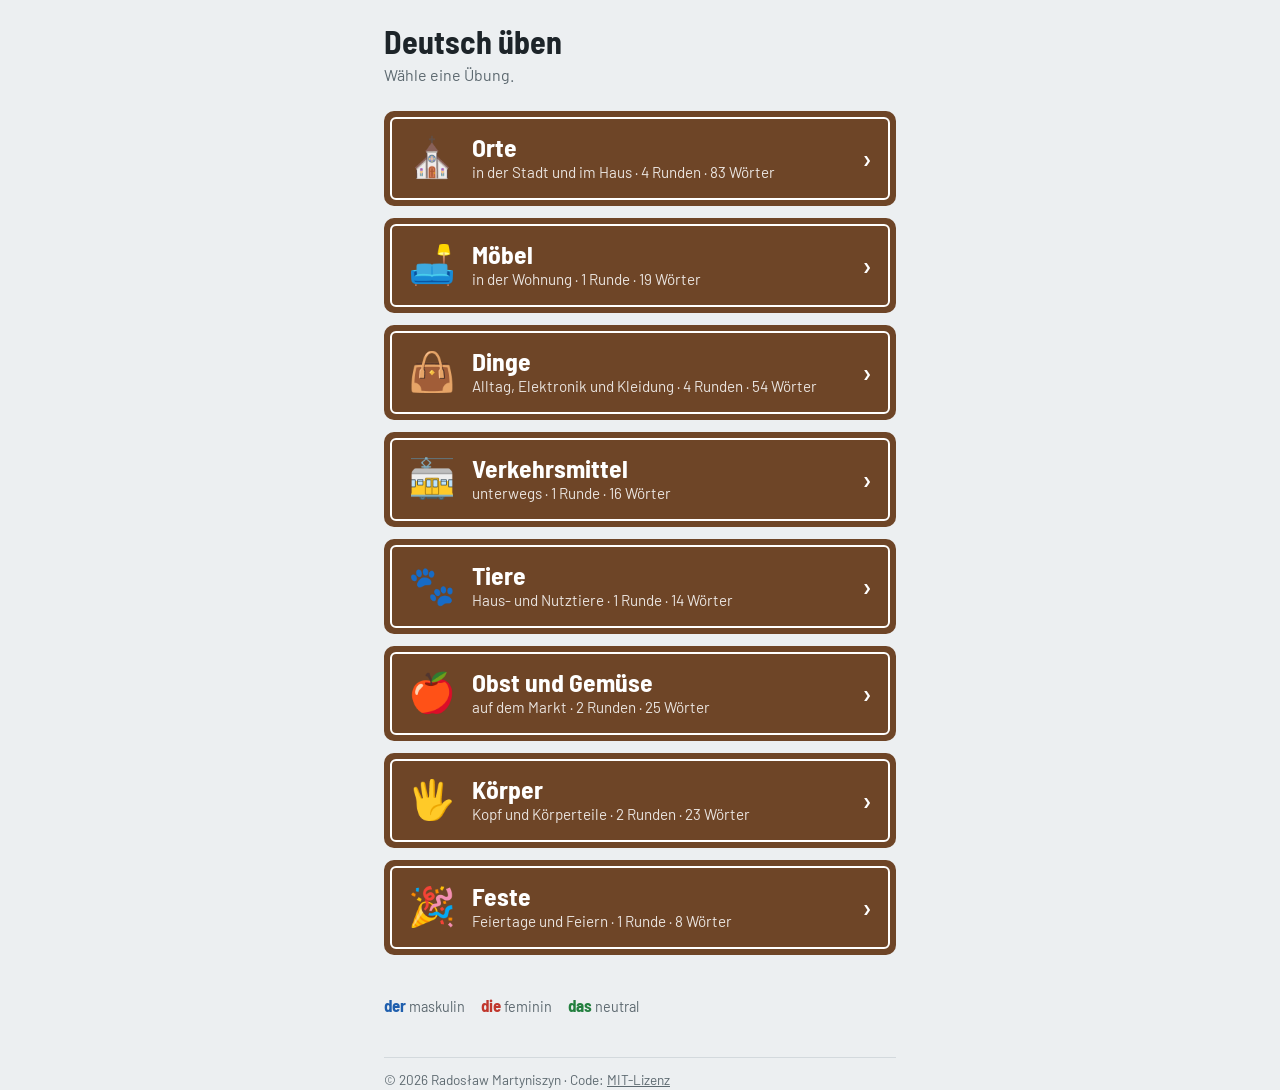
<file: index.html>
<!doctype html>
<html lang="de">
<head>
<meta charset="utf-8">
<meta name="viewport" content="width=device-width, initial-scale=1">
<title>Deutsch üben</title>
<link rel="stylesheet" href="css/fonts.css">
<link rel="stylesheet" href="css/base.css">
<link rel="stylesheet" href="css/index.css">
</head>
<body>
<main class="app">
  <header>
    <h1>Deutsch üben</h1>
    <p class="lead">Wähle eine Übung.</p>
  </header>

  <ul class="exercises" id="exercises"></ul>

  <p class="legend">
    <span><b class="der">der</b> maskulin</span>
    <span><b class="die">die</b> feminin</span>
    <span><b class="das">das</b> neutral</span>
  </p>

  <footer class="site-footer">
    © 2026 Radosław Martyniszyn · Code: <a href="LICENSE">MIT-Lizenz</a>
  </footer>
</main>

<script src="js/orte.js"></script>
<script src="js/moebel.js"></script>
<script src="js/dinge.js"></script>
<script src="js/verkehrsmittel.js"></script>
<script src="js/tiere.js"></script>
<script src="js/obst.js"></script>
<script src="js/koerper.js"></script>
<script src="js/feste.js"></script>
<script src="js/index.js"></script>
</body>
</html>
</file>
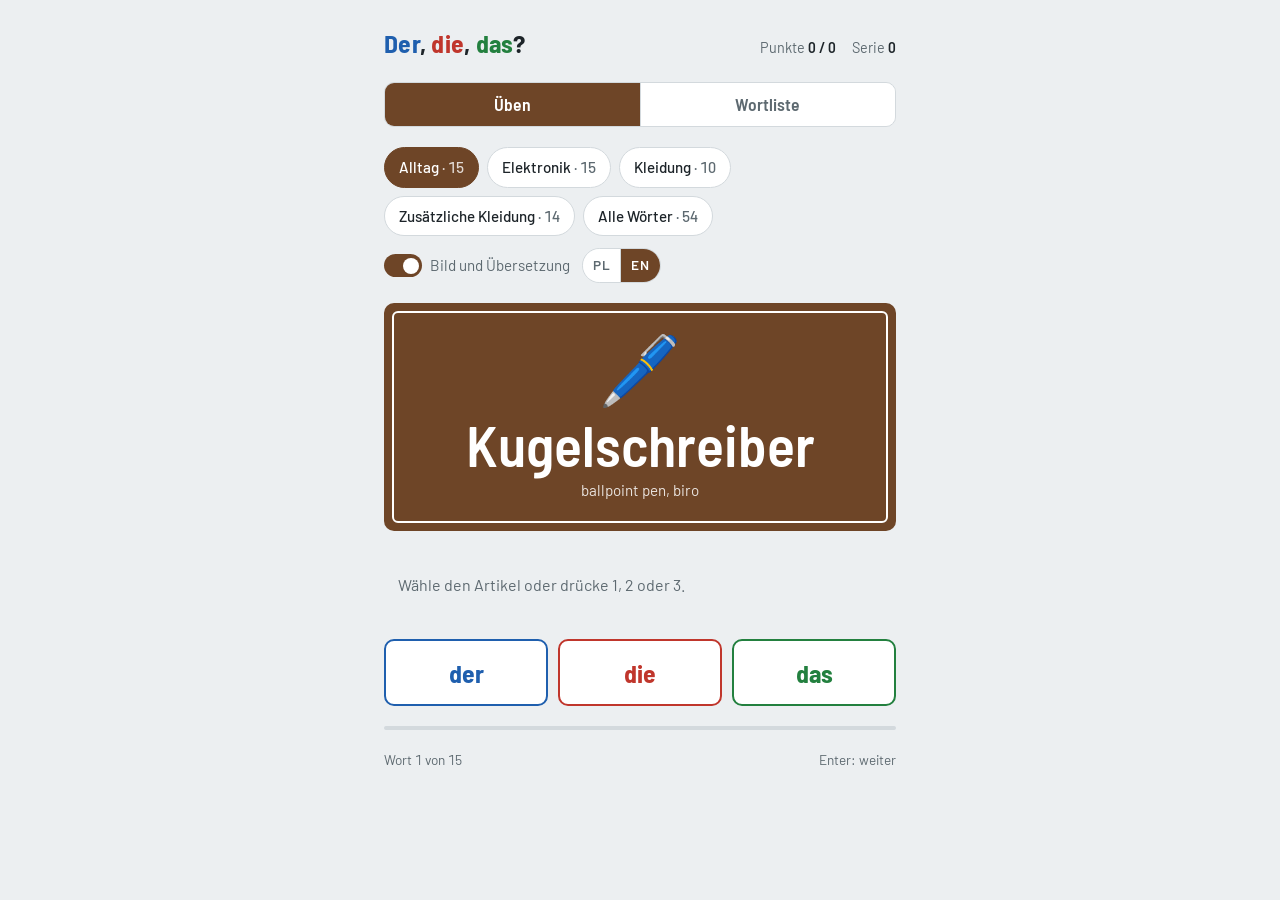
<file: dinge_der_die_das.html>
<!doctype html>
<html lang="de">
<head>
<meta charset="utf-8">
<meta name="viewport" content="width=device-width, initial-scale=1">
<title>Dinge: der, die, das?</title>
<link rel="stylesheet" href="css/fonts.css">
<link rel="stylesheet" href="css/base.css">
<link rel="stylesheet" href="css/quiz.css">
</head>
<body>

<main class="app" data-quiz="dinge">
  <header>
    <h1><span class="der">Der</span>, <span class="die">die</span>, <span class="das">das</span>?</h1>
    <div class="stats" aria-live="polite">
      <span>Punkte <b id="score">0 / 0</b></span>
      <span>Serie <b id="streak">0</b></span>
    </div>
  </header>

  <nav class="views" aria-label="Ansicht">
    <button type="button" id="view-quiz" data-view="quiz" aria-pressed="true">Üben</button>
    <button type="button" id="view-list" data-view="list" aria-pressed="false">Wortliste</button>
  </nav>

  <div class="toolbar">
    <nav class="sets" id="sets" aria-label="Runde wählen"></nav>
    <div class="options">
      <label class="toggle" for="hints">
        <input type="checkbox" id="hints" role="switch" checked>
        Bild und Übersetzung
      </label>
      <div class="langs" id="langs" role="group" aria-label="Sprache der Übersetzung">
        <button type="button" id="lang-pl" data-lang="pl">PL</button>
        <button type="button" id="lang-en" data-lang="en">EN</button>
      </div>
    </div>
  </div>

  <div id="practice">
  <section id="quiz">
    <div class="quiz-body">
      <div class="sign">
        <div class="sign-inner">
          <div class="pic" id="pic" aria-hidden="true"></div>
          <div class="noun" id="noun" lang="de"></div>
          <div class="gloss" id="gloss"></div>
        </div>
      </div>

      <div class="feedback" id="feedback" aria-live="polite">
        <span class="hint">Wähle den Artikel<span class="kbd-only"> oder drücke 1, 2 oder 3</span>.</span>
      </div>

      <div class="answers" id="answers">
        <button type="button" id="btn-der" data-a="der">der</button>
        <button type="button" id="btn-die" data-a="die">die</button>
        <button type="button" id="btn-das" data-a="das">das</button>
      </div>
    </div>
  </section>

  <section class="summary" id="summary" hidden>
    <h2 id="summary-title">Ende</h2>
    <div id="summary-body"></div>
    <div><button type="button" class="btn" id="btn-restart">Noch einmal</button></div>
  </section>

  <div class="progress" aria-hidden="true"><span id="bar"></span></div>
  <footer>
    <span id="round-info"></span>
    <span class="kbd-only">Enter: weiter</span>
  </footer>
  </div>

  <section class="wordlist" id="wordlist" hidden>
    <h2 id="wordlist-title"></h2>
    <div class="groups" id="words"></div>
  </section>
</main>

<script src="js/dinge.js"></script>
<script src="js/quiz.js"></script>
</body>
</html>
</file>
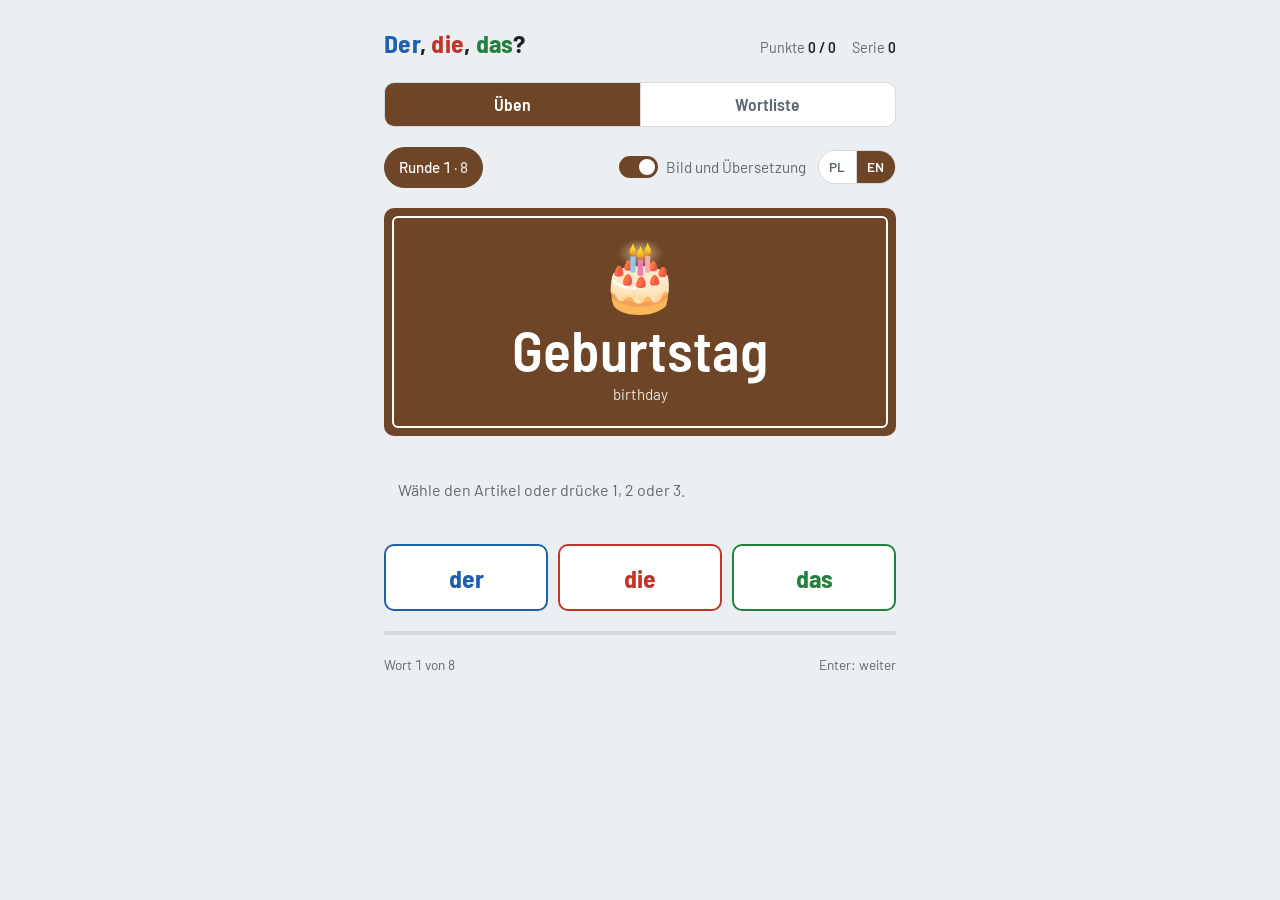
<file: feste_der_die_das.html>
<!doctype html>
<html lang="de">
<head>
<meta charset="utf-8">
<meta name="viewport" content="width=device-width, initial-scale=1">
<title>Feste: der, die, das?</title>
<link rel="stylesheet" href="css/fonts.css">
<link rel="stylesheet" href="css/base.css">
<link rel="stylesheet" href="css/quiz.css">
</head>
<body>

<main class="app" data-quiz="feste">
  <header>
    <h1><span class="der">Der</span>, <span class="die">die</span>, <span class="das">das</span>?</h1>
    <div class="stats" aria-live="polite">
      <span>Punkte <b id="score">0 / 0</b></span>
      <span>Serie <b id="streak">0</b></span>
    </div>
  </header>

  <nav class="views" aria-label="Ansicht">
    <button type="button" id="view-quiz" data-view="quiz" aria-pressed="true">Üben</button>
    <button type="button" id="view-list" data-view="list" aria-pressed="false">Wortliste</button>
  </nav>

  <div class="toolbar">
    <nav class="sets" id="sets" aria-label="Runde wählen"></nav>
    <div class="options">
      <label class="toggle" for="hints">
        <input type="checkbox" id="hints" role="switch" checked>
        Bild und Übersetzung
      </label>
      <div class="langs" id="langs" role="group" aria-label="Sprache der Übersetzung">
        <button type="button" id="lang-pl" data-lang="pl">PL</button>
        <button type="button" id="lang-en" data-lang="en">EN</button>
      </div>
    </div>
  </div>

  <div id="practice">
  <section id="quiz">
    <div class="quiz-body">
      <div class="sign">
        <div class="sign-inner">
          <div class="pic" id="pic" aria-hidden="true"></div>
          <div class="noun" id="noun" lang="de"></div>
          <div class="gloss" id="gloss"></div>
        </div>
      </div>

      <div class="feedback" id="feedback" aria-live="polite">
        <span class="hint">Wähle den Artikel<span class="kbd-only"> oder drücke 1, 2 oder 3</span>.</span>
      </div>

      <div class="answers" id="answers">
        <button type="button" id="btn-der" data-a="der">der</button>
        <button type="button" id="btn-die" data-a="die">die</button>
        <button type="button" id="btn-das" data-a="das">das</button>
      </div>
    </div>
  </section>

  <section class="summary" id="summary" hidden>
    <h2 id="summary-title">Ende</h2>
    <div id="summary-body"></div>
    <div><button type="button" class="btn" id="btn-restart">Noch einmal</button></div>
  </section>

  <div class="progress" aria-hidden="true"><span id="bar"></span></div>
  <footer>
    <span id="round-info"></span>
    <span class="kbd-only">Enter: weiter</span>
  </footer>
  </div>

  <section class="wordlist" id="wordlist" hidden>
    <h2 id="wordlist-title"></h2>
    <div class="groups" id="words"></div>
  </section>
</main>

<script src="js/feste.js"></script>
<script src="js/quiz.js"></script>
</body>
</html>
</file>
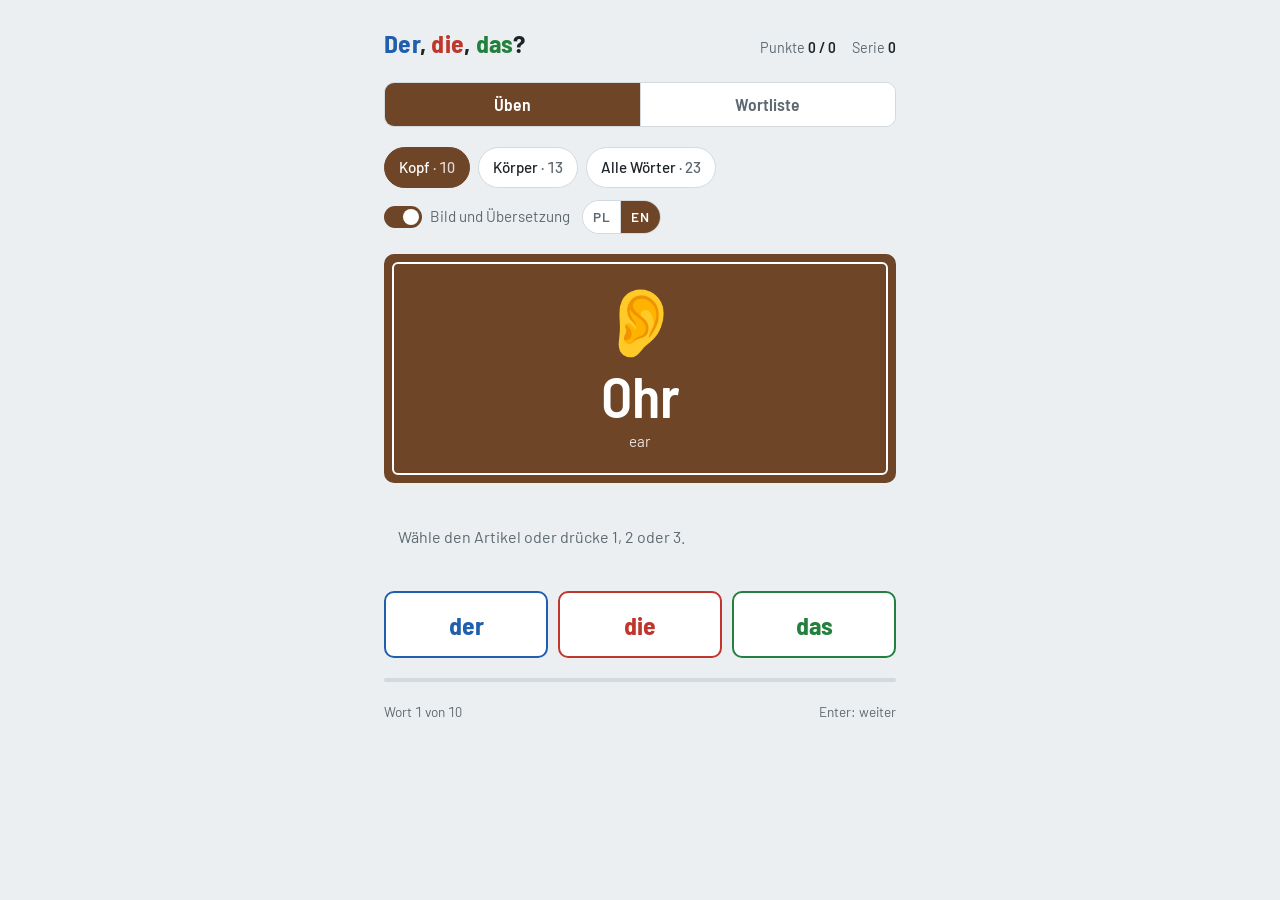
<file: koerper_der_die_das.html>
<!doctype html>
<html lang="de">
<head>
<meta charset="utf-8">
<meta name="viewport" content="width=device-width, initial-scale=1">
<title>Körper: der, die, das?</title>
<link rel="stylesheet" href="css/fonts.css">
<link rel="stylesheet" href="css/base.css">
<link rel="stylesheet" href="css/quiz.css">
</head>
<body>

<main class="app" data-quiz="koerper">
  <header>
    <h1><span class="der">Der</span>, <span class="die">die</span>, <span class="das">das</span>?</h1>
    <div class="stats" aria-live="polite">
      <span>Punkte <b id="score">0 / 0</b></span>
      <span>Serie <b id="streak">0</b></span>
    </div>
  </header>

  <nav class="views" aria-label="Ansicht">
    <button type="button" id="view-quiz" data-view="quiz" aria-pressed="true">Üben</button>
    <button type="button" id="view-list" data-view="list" aria-pressed="false">Wortliste</button>
  </nav>

  <div class="toolbar">
    <nav class="sets" id="sets" aria-label="Runde wählen"></nav>
    <div class="options">
      <label class="toggle" for="hints">
        <input type="checkbox" id="hints" role="switch" checked>
        Bild und Übersetzung
      </label>
      <div class="langs" id="langs" role="group" aria-label="Sprache der Übersetzung">
        <button type="button" id="lang-pl" data-lang="pl">PL</button>
        <button type="button" id="lang-en" data-lang="en">EN</button>
      </div>
    </div>
  </div>

  <div id="practice">
  <section id="quiz">
    <div class="quiz-body">
      <div class="sign">
        <div class="sign-inner">
          <div class="pic" id="pic" aria-hidden="true"></div>
          <div class="noun" id="noun" lang="de"></div>
          <div class="gloss" id="gloss"></div>
        </div>
      </div>

      <div class="feedback" id="feedback" aria-live="polite">
        <span class="hint">Wähle den Artikel<span class="kbd-only"> oder drücke 1, 2 oder 3</span>.</span>
      </div>

      <div class="answers" id="answers">
        <button type="button" id="btn-der" data-a="der">der</button>
        <button type="button" id="btn-die" data-a="die">die</button>
        <button type="button" id="btn-das" data-a="das">das</button>
      </div>
    </div>
  </section>

  <section class="summary" id="summary" hidden>
    <h2 id="summary-title">Ende</h2>
    <div id="summary-body"></div>
    <div><button type="button" class="btn" id="btn-restart">Noch einmal</button></div>
  </section>

  <div class="progress" aria-hidden="true"><span id="bar"></span></div>
  <footer>
    <span id="round-info"></span>
    <span class="kbd-only">Enter: weiter</span>
  </footer>
  </div>

  <section class="wordlist" id="wordlist" hidden>
    <h2 id="wordlist-title"></h2>
    <div class="groups" id="words"></div>
  </section>
</main>

<script src="js/koerper.js"></script>
<script src="js/quiz.js"></script>
</body>
</html>
</file>
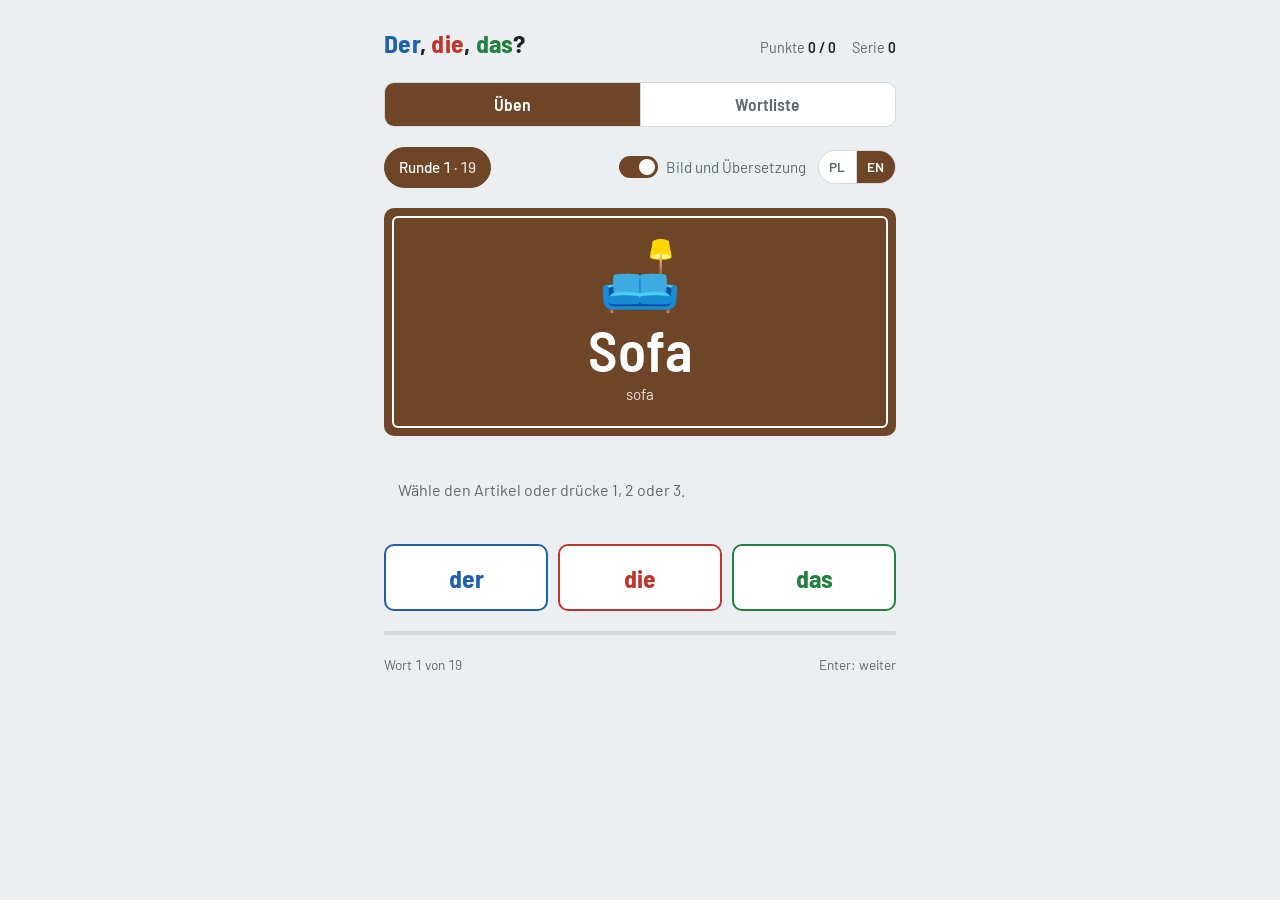
<file: mobel_der_die_das.html>
<!doctype html>
<html lang="de">
<head>
<meta charset="utf-8">
<meta name="viewport" content="width=device-width, initial-scale=1">
<title>Möbel: der, die, das?</title>
<link rel="stylesheet" href="css/fonts.css">
<link rel="stylesheet" href="css/base.css">
<link rel="stylesheet" href="css/quiz.css">
</head>
<body>

<main class="app" data-quiz="moebel">
  <header>
    <h1><span class="der">Der</span>, <span class="die">die</span>, <span class="das">das</span>?</h1>
    <div class="stats" aria-live="polite">
      <span>Punkte <b id="score">0 / 0</b></span>
      <span>Serie <b id="streak">0</b></span>
    </div>
  </header>

  <nav class="views" aria-label="Ansicht">
    <button type="button" id="view-quiz" data-view="quiz" aria-pressed="true">Üben</button>
    <button type="button" id="view-list" data-view="list" aria-pressed="false">Wortliste</button>
  </nav>

  <div class="toolbar">
    <nav class="sets" id="sets" aria-label="Runde wählen"></nav>
    <div class="options">
      <label class="toggle" for="hints">
        <input type="checkbox" id="hints" role="switch" checked>
        Bild und Übersetzung
      </label>
      <div class="langs" id="langs" role="group" aria-label="Sprache der Übersetzung">
        <button type="button" id="lang-pl" data-lang="pl">PL</button>
        <button type="button" id="lang-en" data-lang="en">EN</button>
      </div>
    </div>
  </div>

  <div id="practice">
  <section id="quiz">
    <div class="quiz-body">
      <div class="sign">
        <div class="sign-inner">
          <div class="pic" id="pic" aria-hidden="true"></div>
          <div class="noun" id="noun" lang="de"></div>
          <div class="gloss" id="gloss"></div>
        </div>
      </div>

      <div class="feedback" id="feedback" aria-live="polite">
        <span class="hint">Wähle den Artikel<span class="kbd-only"> oder drücke 1, 2 oder 3</span>.</span>
      </div>

      <div class="answers" id="answers">
        <button type="button" id="btn-der" data-a="der">der</button>
        <button type="button" id="btn-die" data-a="die">die</button>
        <button type="button" id="btn-das" data-a="das">das</button>
      </div>
    </div>
  </section>

  <section class="summary" id="summary" hidden>
    <h2 id="summary-title">Ende</h2>
    <div id="summary-body"></div>
    <div><button type="button" class="btn" id="btn-restart">Noch einmal</button></div>
  </section>

  <div class="progress" aria-hidden="true"><span id="bar"></span></div>
  <footer>
    <span id="round-info"></span>
    <span class="kbd-only">Enter: weiter</span>
  </footer>
  </div>

  <section class="wordlist" id="wordlist" hidden>
    <h2 id="wordlist-title"></h2>
    <div class="groups" id="words"></div>
  </section>
</main>

<script src="js/moebel.js"></script>
<script src="js/quiz.js"></script>
</body>
</html>
</file>
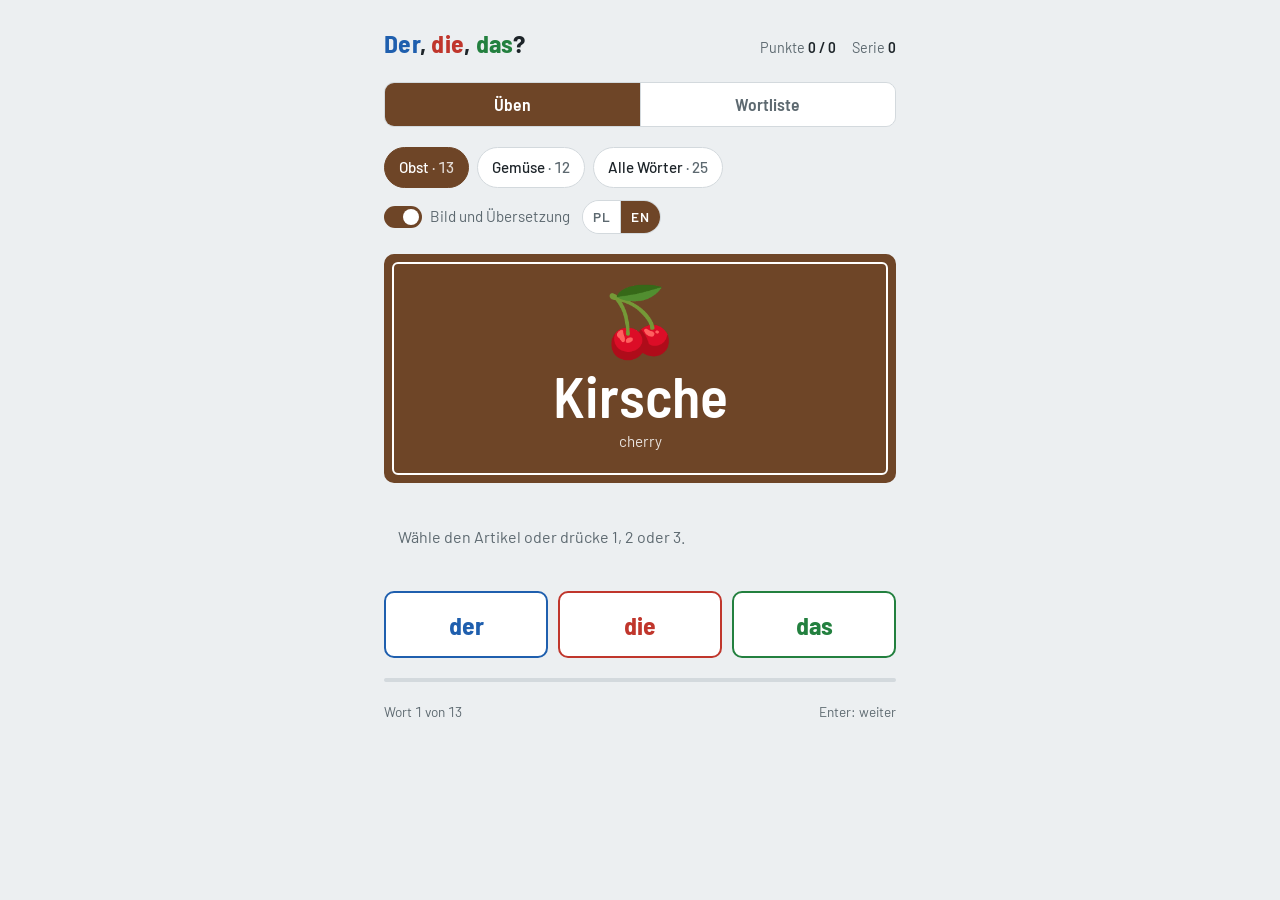
<file: obst_gemuese_der_die_das.html>
<!doctype html>
<html lang="de">
<head>
<meta charset="utf-8">
<meta name="viewport" content="width=device-width, initial-scale=1">
<title>Obst und Gemüse: der, die, das?</title>
<link rel="stylesheet" href="css/fonts.css">
<link rel="stylesheet" href="css/base.css">
<link rel="stylesheet" href="css/quiz.css">
</head>
<body>

<main class="app" data-quiz="obst">
  <header>
    <h1><span class="der">Der</span>, <span class="die">die</span>, <span class="das">das</span>?</h1>
    <div class="stats" aria-live="polite">
      <span>Punkte <b id="score">0 / 0</b></span>
      <span>Serie <b id="streak">0</b></span>
    </div>
  </header>

  <nav class="views" aria-label="Ansicht">
    <button type="button" id="view-quiz" data-view="quiz" aria-pressed="true">Üben</button>
    <button type="button" id="view-list" data-view="list" aria-pressed="false">Wortliste</button>
  </nav>

  <div class="toolbar">
    <nav class="sets" id="sets" aria-label="Runde wählen"></nav>
    <div class="options">
      <label class="toggle" for="hints">
        <input type="checkbox" id="hints" role="switch" checked>
        Bild und Übersetzung
      </label>
      <div class="langs" id="langs" role="group" aria-label="Sprache der Übersetzung">
        <button type="button" id="lang-pl" data-lang="pl">PL</button>
        <button type="button" id="lang-en" data-lang="en">EN</button>
      </div>
    </div>
  </div>

  <div id="practice">
  <section id="quiz">
    <div class="quiz-body">
      <div class="sign">
        <div class="sign-inner">
          <div class="pic" id="pic" aria-hidden="true"></div>
          <div class="noun" id="noun" lang="de"></div>
          <div class="gloss" id="gloss"></div>
        </div>
      </div>

      <div class="feedback" id="feedback" aria-live="polite">
        <span class="hint">Wähle den Artikel<span class="kbd-only"> oder drücke 1, 2 oder 3</span>.</span>
      </div>

      <div class="answers" id="answers">
        <button type="button" id="btn-der" data-a="der">der</button>
        <button type="button" id="btn-die" data-a="die">die</button>
        <button type="button" id="btn-das" data-a="das">das</button>
      </div>
    </div>
  </section>

  <section class="summary" id="summary" hidden>
    <h2 id="summary-title">Ende</h2>
    <div id="summary-body"></div>
    <div><button type="button" class="btn" id="btn-restart">Noch einmal</button></div>
  </section>

  <div class="progress" aria-hidden="true"><span id="bar"></span></div>
  <footer>
    <span id="round-info"></span>
    <span class="kbd-only">Enter: weiter</span>
  </footer>
  </div>

  <section class="wordlist" id="wordlist" hidden>
    <h2 id="wordlist-title"></h2>
    <div class="groups" id="words"></div>
  </section>
</main>

<script src="js/obst.js"></script>
<script src="js/quiz.js"></script>
</body>
</html>
</file>
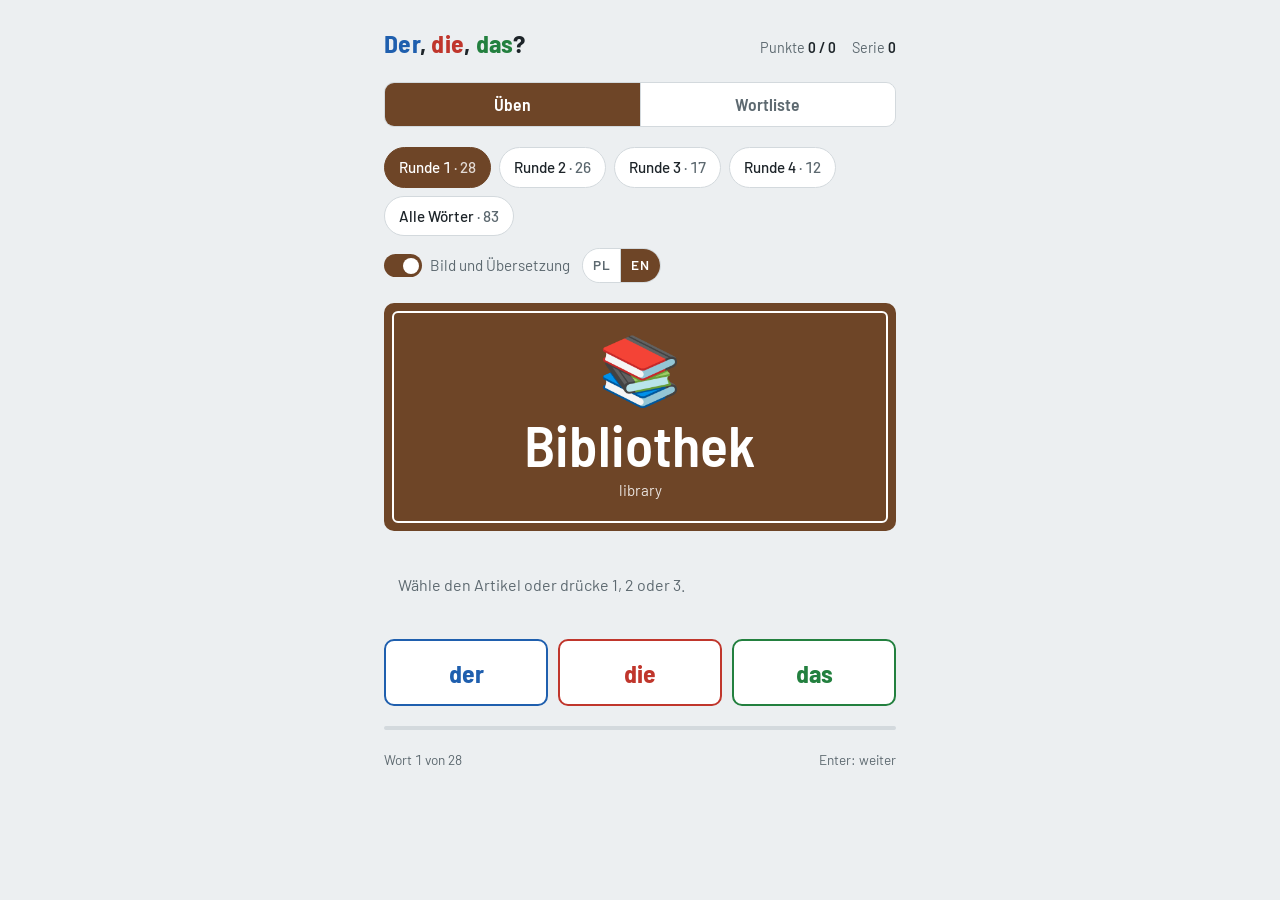
<file: orte-der-die-das.html>
<!doctype html>
<html lang="de">
<head>
<meta charset="utf-8">
<meta name="viewport" content="width=device-width, initial-scale=1">
<title>Orte: der, die, das?</title>
<link rel="stylesheet" href="css/fonts.css">
<link rel="stylesheet" href="css/base.css">
<link rel="stylesheet" href="css/quiz.css">
</head>
<body>

<main class="app" data-quiz="orte">
  <header>
    <h1><span class="der">Der</span>, <span class="die">die</span>, <span class="das">das</span>?</h1>
    <div class="stats" aria-live="polite">
      <span>Punkte <b id="score">0 / 0</b></span>
      <span>Serie <b id="streak">0</b></span>
    </div>
  </header>

  <nav class="views" aria-label="Ansicht">
    <button type="button" id="view-quiz" data-view="quiz" aria-pressed="true">Üben</button>
    <button type="button" id="view-list" data-view="list" aria-pressed="false">Wortliste</button>
  </nav>

  <div class="toolbar">
    <nav class="sets" id="sets" aria-label="Runde wählen"></nav>
    <div class="options">
      <label class="toggle" for="hints">
        <input type="checkbox" id="hints" role="switch" checked>
        Bild und Übersetzung
      </label>
      <div class="langs" id="langs" role="group" aria-label="Sprache der Übersetzung">
        <button type="button" id="lang-pl" data-lang="pl">PL</button>
        <button type="button" id="lang-en" data-lang="en">EN</button>
      </div>
    </div>
  </div>

  <div id="practice">
  <section id="quiz">
    <div class="quiz-body">
      <div class="sign">
        <div class="sign-inner">
          <div class="pic" id="pic" aria-hidden="true"></div>
          <div class="noun" id="noun" lang="de"></div>
          <div class="gloss" id="gloss"></div>
        </div>
      </div>

      <div class="feedback" id="feedback" aria-live="polite">
        <span class="hint">Wähle den Artikel<span class="kbd-only"> oder drücke 1, 2 oder 3</span>.</span>
      </div>

      <div class="answers" id="answers">
        <button type="button" id="btn-der" data-a="der">der</button>
        <button type="button" id="btn-die" data-a="die">die</button>
        <button type="button" id="btn-das" data-a="das">das</button>
      </div>
    </div>
  </section>

  <section class="summary" id="summary" hidden>
    <h2 id="summary-title">Ende</h2>
    <div id="summary-body"></div>
    <div><button type="button" class="btn" id="btn-restart">Noch einmal</button></div>
  </section>

  <div class="progress" aria-hidden="true"><span id="bar"></span></div>
  <footer>
    <span id="round-info"></span>
    <span class="kbd-only">Enter: weiter</span>
  </footer>
  </div>

  <section class="wordlist" id="wordlist" hidden>
    <h2 id="wordlist-title"></h2>
    <div class="groups" id="words"></div>
  </section>
</main>

<script src="js/orte.js"></script>
<script src="js/quiz.js"></script>
</body>
</html>
</file>
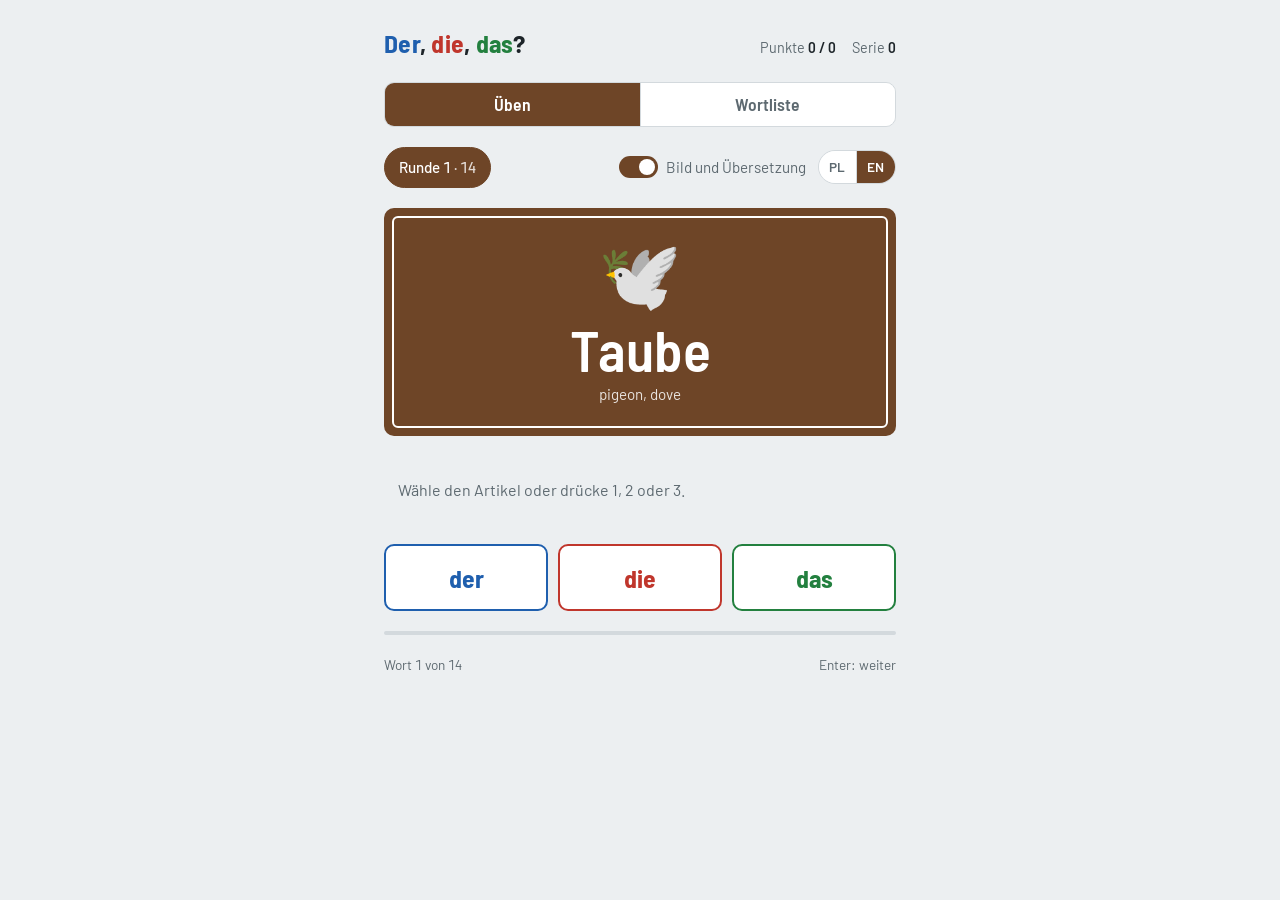
<file: tiere_der_die_das.html>
<!doctype html>
<html lang="de">
<head>
<meta charset="utf-8">
<meta name="viewport" content="width=device-width, initial-scale=1">
<title>Tiere: der, die, das?</title>
<link rel="stylesheet" href="css/fonts.css">
<link rel="stylesheet" href="css/base.css">
<link rel="stylesheet" href="css/quiz.css">
</head>
<body>

<main class="app" data-quiz="tiere">
  <header>
    <h1><span class="der">Der</span>, <span class="die">die</span>, <span class="das">das</span>?</h1>
    <div class="stats" aria-live="polite">
      <span>Punkte <b id="score">0 / 0</b></span>
      <span>Serie <b id="streak">0</b></span>
    </div>
  </header>

  <nav class="views" aria-label="Ansicht">
    <button type="button" id="view-quiz" data-view="quiz" aria-pressed="true">Üben</button>
    <button type="button" id="view-list" data-view="list" aria-pressed="false">Wortliste</button>
  </nav>

  <div class="toolbar">
    <nav class="sets" id="sets" aria-label="Runde wählen"></nav>
    <div class="options">
      <label class="toggle" for="hints">
        <input type="checkbox" id="hints" role="switch" checked>
        Bild und Übersetzung
      </label>
      <div class="langs" id="langs" role="group" aria-label="Sprache der Übersetzung">
        <button type="button" id="lang-pl" data-lang="pl">PL</button>
        <button type="button" id="lang-en" data-lang="en">EN</button>
      </div>
    </div>
  </div>

  <div id="practice">
  <section id="quiz">
    <div class="quiz-body">
      <div class="sign">
        <div class="sign-inner">
          <div class="pic" id="pic" aria-hidden="true"></div>
          <div class="noun" id="noun" lang="de"></div>
          <div class="gloss" id="gloss"></div>
        </div>
      </div>

      <div class="feedback" id="feedback" aria-live="polite">
        <span class="hint">Wähle den Artikel<span class="kbd-only"> oder drücke 1, 2 oder 3</span>.</span>
      </div>

      <div class="answers" id="answers">
        <button type="button" id="btn-der" data-a="der">der</button>
        <button type="button" id="btn-die" data-a="die">die</button>
        <button type="button" id="btn-das" data-a="das">das</button>
      </div>
    </div>
  </section>

  <section class="summary" id="summary" hidden>
    <h2 id="summary-title">Ende</h2>
    <div id="summary-body"></div>
    <div><button type="button" class="btn" id="btn-restart">Noch einmal</button></div>
  </section>

  <div class="progress" aria-hidden="true"><span id="bar"></span></div>
  <footer>
    <span id="round-info"></span>
    <span class="kbd-only">Enter: weiter</span>
  </footer>
  </div>

  <section class="wordlist" id="wordlist" hidden>
    <h2 id="wordlist-title"></h2>
    <div class="groups" id="words"></div>
  </section>
</main>

<script src="js/tiere.js"></script>
<script src="js/quiz.js"></script>
</body>
</html>
</file>
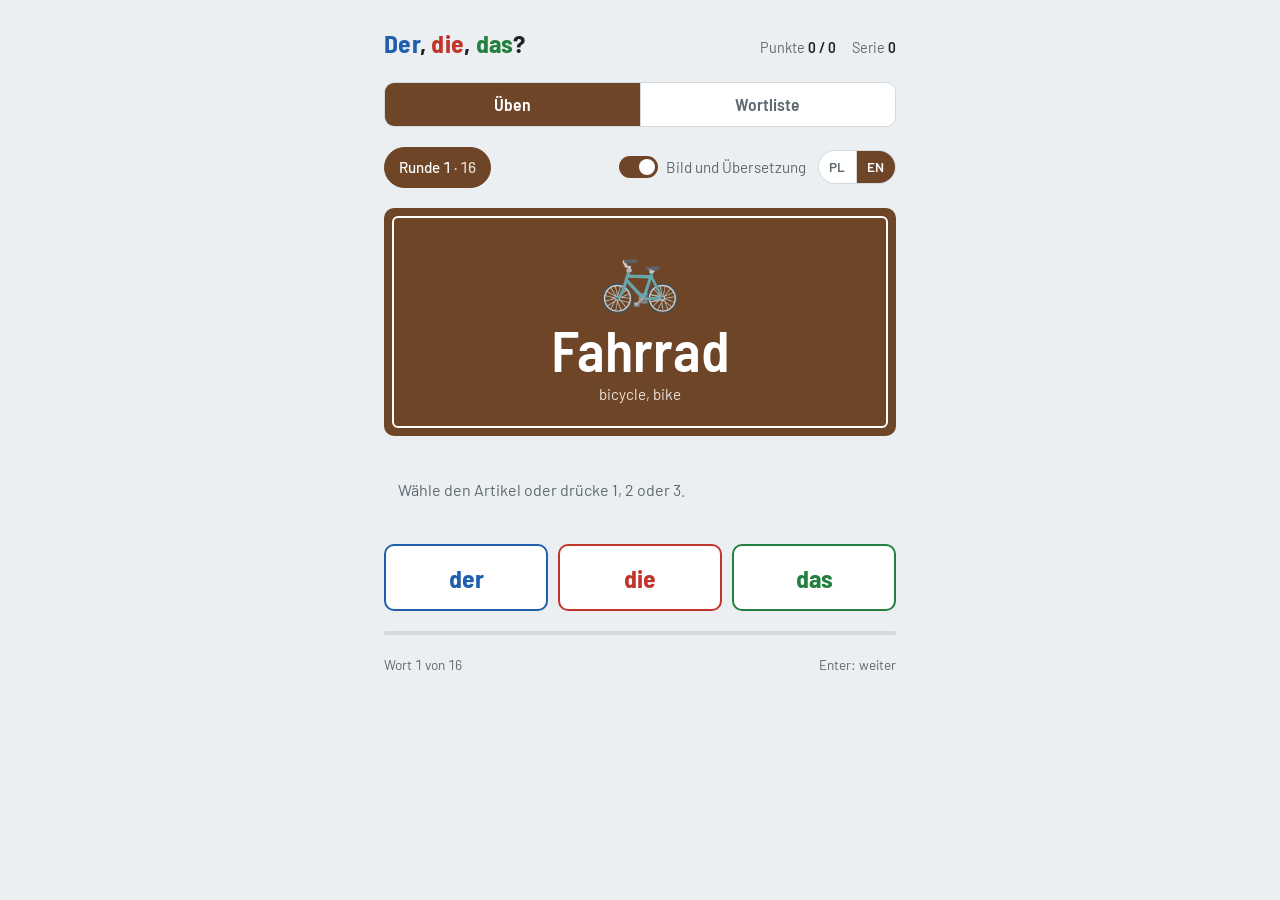
<file: verkehrsmittel_der_die_das.html>
<!doctype html>
<html lang="de">
<head>
<meta charset="utf-8">
<meta name="viewport" content="width=device-width, initial-scale=1">
<title>Verkehrsmittel: der, die, das?</title>
<link rel="stylesheet" href="css/fonts.css">
<link rel="stylesheet" href="css/base.css">
<link rel="stylesheet" href="css/quiz.css">
</head>
<body>

<main class="app" data-quiz="verkehrsmittel">
  <header>
    <h1><span class="der">Der</span>, <span class="die">die</span>, <span class="das">das</span>?</h1>
    <div class="stats" aria-live="polite">
      <span>Punkte <b id="score">0 / 0</b></span>
      <span>Serie <b id="streak">0</b></span>
    </div>
  </header>

  <nav class="views" aria-label="Ansicht">
    <button type="button" id="view-quiz" data-view="quiz" aria-pressed="true">Üben</button>
    <button type="button" id="view-list" data-view="list" aria-pressed="false">Wortliste</button>
  </nav>

  <div class="toolbar">
    <nav class="sets" id="sets" aria-label="Runde wählen"></nav>
    <div class="options">
      <label class="toggle" for="hints">
        <input type="checkbox" id="hints" role="switch" checked>
        Bild und Übersetzung
      </label>
      <div class="langs" id="langs" role="group" aria-label="Sprache der Übersetzung">
        <button type="button" id="lang-pl" data-lang="pl">PL</button>
        <button type="button" id="lang-en" data-lang="en">EN</button>
      </div>
    </div>
  </div>

  <div id="practice">
  <section id="quiz">
    <div class="quiz-body">
      <div class="sign">
        <div class="sign-inner">
          <div class="pic" id="pic" aria-hidden="true"></div>
          <div class="noun" id="noun" lang="de"></div>
          <div class="gloss" id="gloss"></div>
        </div>
      </div>

      <div class="feedback" id="feedback" aria-live="polite">
        <span class="hint">Wähle den Artikel<span class="kbd-only"> oder drücke 1, 2 oder 3</span>.</span>
      </div>

      <div class="answers" id="answers">
        <button type="button" id="btn-der" data-a="der">der</button>
        <button type="button" id="btn-die" data-a="die">die</button>
        <button type="button" id="btn-das" data-a="das">das</button>
      </div>
    </div>
  </section>

  <section class="summary" id="summary" hidden>
    <h2 id="summary-title">Ende</h2>
    <div id="summary-body"></div>
    <div><button type="button" class="btn" id="btn-restart">Noch einmal</button></div>
  </section>

  <div class="progress" aria-hidden="true"><span id="bar"></span></div>
  <footer>
    <span id="round-info"></span>
    <span class="kbd-only">Enter: weiter</span>
  </footer>
  </div>

  <section class="wordlist" id="wordlist" hidden>
    <h2 id="wordlist-title"></h2>
    <div class="groups" id="words"></div>
  </section>
</main>

<script src="js/verkehrsmittel.js"></script>
<script src="js/quiz.js"></script>
</body>
</html>
</file>
<file: css/fonts.css>
/* Barlow and Barlow Semi Condensed, served from fonts/ instead of Google Fonts
   so visitors' browsers do not contact Google. Latin covers German,
   latin-ext adds Polish letters. SIL Open Font License 1.1 (fonts/OFL.txt). */

/* latin-ext */
@font-face {
  font-family: "Barlow";
  font-style: normal;
  font-weight: 400;
  font-display: swap;
  src: url("../fonts/barlow-400-latin-ext.woff2") format("woff2");
  unicode-range: U+0100-02BA, U+02BD-02C5, U+02C7-02CC, U+02CE-02D7, U+02DD-02FF, U+0304, U+0308, U+0329, U+1D00-1DBF, U+1E00-1E9F, U+1EF2-1EFF, U+2020, U+20A0-20AB, U+20AD-20C4, U+2113, U+2C60-2C7F, U+A720-A7FF;
}

/* latin */
@font-face {
  font-family: "Barlow";
  font-style: normal;
  font-weight: 400;
  font-display: swap;
  src: url("../fonts/barlow-400-latin.woff2") format("woff2");
  unicode-range: U+0000-00FF, U+0131, U+0152-0153, U+02BB-02BC, U+02C6, U+02DA, U+02DC, U+0304, U+0308, U+0329, U+2000-206F, U+20AC, U+2122, U+2191, U+2193, U+2212, U+2215, U+FEFF, U+FFFD;
}

/* latin-ext */
@font-face {
  font-family: "Barlow";
  font-style: normal;
  font-weight: 500;
  font-display: swap;
  src: url("../fonts/barlow-500-latin-ext.woff2") format("woff2");
  unicode-range: U+0100-02BA, U+02BD-02C5, U+02C7-02CC, U+02CE-02D7, U+02DD-02FF, U+0304, U+0308, U+0329, U+1D00-1DBF, U+1E00-1E9F, U+1EF2-1EFF, U+2020, U+20A0-20AB, U+20AD-20C4, U+2113, U+2C60-2C7F, U+A720-A7FF;
}

/* latin */
@font-face {
  font-family: "Barlow";
  font-style: normal;
  font-weight: 500;
  font-display: swap;
  src: url("../fonts/barlow-500-latin.woff2") format("woff2");
  unicode-range: U+0000-00FF, U+0131, U+0152-0153, U+02BB-02BC, U+02C6, U+02DA, U+02DC, U+0304, U+0308, U+0329, U+2000-206F, U+20AC, U+2122, U+2191, U+2193, U+2212, U+2215, U+FEFF, U+FFFD;
}

/* latin-ext */
@font-face {
  font-family: "Barlow";
  font-style: normal;
  font-weight: 600;
  font-display: swap;
  src: url("../fonts/barlow-600-latin-ext.woff2") format("woff2");
  unicode-range: U+0100-02BA, U+02BD-02C5, U+02C7-02CC, U+02CE-02D7, U+02DD-02FF, U+0304, U+0308, U+0329, U+1D00-1DBF, U+1E00-1E9F, U+1EF2-1EFF, U+2020, U+20A0-20AB, U+20AD-20C4, U+2113, U+2C60-2C7F, U+A720-A7FF;
}

/* latin */
@font-face {
  font-family: "Barlow";
  font-style: normal;
  font-weight: 600;
  font-display: swap;
  src: url("../fonts/barlow-600-latin.woff2") format("woff2");
  unicode-range: U+0000-00FF, U+0131, U+0152-0153, U+02BB-02BC, U+02C6, U+02DA, U+02DC, U+0304, U+0308, U+0329, U+2000-206F, U+20AC, U+2122, U+2191, U+2193, U+2212, U+2215, U+FEFF, U+FFFD;
}

/* latin-ext */
@font-face {
  font-family: "Barlow Semi Condensed";
  font-style: normal;
  font-weight: 500;
  font-display: swap;
  src: url("../fonts/barlow-semi-condensed-500-latin-ext.woff2") format("woff2");
  unicode-range: U+0100-02BA, U+02BD-02C5, U+02C7-02CC, U+02CE-02D7, U+02DD-02FF, U+0304, U+0308, U+0329, U+1D00-1DBF, U+1E00-1E9F, U+1EF2-1EFF, U+2020, U+20A0-20AB, U+20AD-20C4, U+2113, U+2C60-2C7F, U+A720-A7FF;
}

/* latin */
@font-face {
  font-family: "Barlow Semi Condensed";
  font-style: normal;
  font-weight: 500;
  font-display: swap;
  src: url("../fonts/barlow-semi-condensed-500-latin.woff2") format("woff2");
  unicode-range: U+0000-00FF, U+0131, U+0152-0153, U+02BB-02BC, U+02C6, U+02DA, U+02DC, U+0304, U+0308, U+0329, U+2000-206F, U+20AC, U+2122, U+2191, U+2193, U+2212, U+2215, U+FEFF, U+FFFD;
}

/* latin-ext */
@font-face {
  font-family: "Barlow Semi Condensed";
  font-style: normal;
  font-weight: 600;
  font-display: swap;
  src: url("../fonts/barlow-semi-condensed-600-latin-ext.woff2") format("woff2");
  unicode-range: U+0100-02BA, U+02BD-02C5, U+02C7-02CC, U+02CE-02D7, U+02DD-02FF, U+0304, U+0308, U+0329, U+1D00-1DBF, U+1E00-1E9F, U+1EF2-1EFF, U+2020, U+20A0-20AB, U+20AD-20C4, U+2113, U+2C60-2C7F, U+A720-A7FF;
}

/* latin */
@font-face {
  font-family: "Barlow Semi Condensed";
  font-style: normal;
  font-weight: 600;
  font-display: swap;
  src: url("../fonts/barlow-semi-condensed-600-latin.woff2") format("woff2");
  unicode-range: U+0000-00FF, U+0131, U+0152-0153, U+02BB-02BC, U+02C6, U+02DA, U+02DC, U+0304, U+0308, U+0329, U+2000-206F, U+20AC, U+2122, U+2191, U+2193, U+2212, U+2215, U+FEFF, U+FFFD;
}

/* latin-ext */
@font-face {
  font-family: "Barlow Semi Condensed";
  font-style: normal;
  font-weight: 700;
  font-display: swap;
  src: url("../fonts/barlow-semi-condensed-700-latin-ext.woff2") format("woff2");
  unicode-range: U+0100-02BA, U+02BD-02C5, U+02C7-02CC, U+02CE-02D7, U+02DD-02FF, U+0304, U+0308, U+0329, U+1D00-1DBF, U+1E00-1E9F, U+1EF2-1EFF, U+2020, U+20A0-20AB, U+20AD-20C4, U+2113, U+2C60-2C7F, U+A720-A7FF;
}

/* latin */
@font-face {
  font-family: "Barlow Semi Condensed";
  font-style: normal;
  font-weight: 700;
  font-display: swap;
  src: url("../fonts/barlow-semi-condensed-700-latin.woff2") format("woff2");
  unicode-range: U+0000-00FF, U+0131, U+0152-0153, U+02BB-02BC, U+02C6, U+02DA, U+02DC, U+0304, U+0308, U+0329, U+2000-206F, U+20AC, U+2122, U+2191, U+2193, U+2212, U+2215, U+FEFF, U+FFFD;
}
</file>
<file: css/base.css>
/* Shared by all pages: colours (light and dark theme), fonts,
   page layout and basic behaviour. */

:root {
  --bg: #eceff1;
  --surface: #ffffff;
  --fg: #1d2429;
  --muted: #5d6970;
  --line: #d3d9dd;
  --sign: #6e4527;
  --sign-fg: #ffffff;
  --der: #1f5fae;
  --die: #c0362c;
  --das: #23803f;
  --ok-bg: #e3f2e7;
  --bad-bg: #fbe5e3;
  --font-sign: "Barlow Semi Condensed", "Arial Narrow", "Helvetica Neue", Arial, sans-serif;
  --font-body: "Barlow", "Helvetica Neue", Arial, sans-serif;
}
@media (prefers-color-scheme: dark) {
  :root:not([data-theme="light"]) {
    --bg: #161b1f; --surface: #20272c; --fg: #e8ecee; --muted: #9aa6ad; --line: #34404a;
    --sign: #7a4d2c; --sign-fg: #fff8f0;
    --der: #6ea8f0; --die: #f07a6e; --das: #63c47f;
    --ok-bg: #1d3424; --bad-bg: #3d2220;
    color-scheme: dark;
  }
}
:root[data-theme="dark"] {
  --bg: #161b1f; --surface: #20272c; --fg: #e8ecee; --muted: #9aa6ad; --line: #34404a;
  --sign: #7a4d2c; --sign-fg: #fff8f0;
  --der: #6ea8f0; --die: #f07a6e; --das: #63c47f;
  --ok-bg: #1d3424; --bad-bg: #3d2220;
  color-scheme: dark;
}

html, body { height: 100%; }
[hidden] { display: none !important; }
body {
  margin: 0;
  background: var(--bg);
  color: var(--fg);
  font-family: var(--font-body);
  font-size: 1rem;
  line-height: 1.5;
  padding-inline: 16px;
  padding-block: 24px;
  box-sizing: border-box;
}
.app {
  max-width: 32rem;
  margin-inline: auto;
  display: flex;
  flex-direction: column;
  gap: 20px;
}

a:focus-visible,
button:focus-visible { outline: 3px solid var(--der); outline-offset: 3px; }

@media (prefers-reduced-motion: reduce) {
  * { transition: none !important; }
}
</file>
<file: css/index.css>
/* Start page */

.app { gap: 24px; }

h1 {
  font-family: var(--font-sign);
  font-weight: 700;
  font-size: 2rem;
  line-height: 1.1;
  margin: 0;
  text-wrap: balance;
}
.lead { margin: 4px 0 0; color: var(--muted); }

.exercises {
  list-style: none;
  margin: 0;
  padding: 0;
  display: flex;
  flex-direction: column;
  gap: 12px;
}

/* An exercise link looks like the brown sign on the quiz page. */
.exercise {
  display: block;
  background: var(--sign);
  color: var(--sign-fg);
  border-radius: 10px;
  padding: 6px;
  text-decoration: none;
  touch-action: manipulation;
}
.exercise-inner {
  border: 2px solid var(--sign-fg);
  border-radius: 6px;
  padding: 14px 16px;
  display: flex;
  align-items: center;
  gap: 16px;
}
.exercise .pic {
  font-family: "Apple Color Emoji", "Segoe UI Emoji", "Noto Color Emoji", sans-serif;
  font-size: 2.4rem;
  line-height: 1;
}
.exercise .text { min-width: 0; display: flex; flex-direction: column; }
.exercise .name {
  font-family: var(--font-sign);
  font-weight: 700;
  font-size: 1.6rem;
  line-height: 1.1;
}
.exercise .meta { font-size: 0.95rem; opacity: 0.85; }
.exercise .arrow {
  margin-left: auto;
  font-family: var(--font-sign);
  font-size: 1.8rem;
  line-height: 1;
}
@media (hover: hover) {
  .exercise:hover .exercise-inner { background: rgba(255, 255, 255, 0.08); }
}
.exercise:focus-visible { outline: 3px solid var(--der); outline-offset: 3px; }

.legend {
  display: flex;
  gap: 16px;
  flex-wrap: wrap;
  color: var(--muted);
  font-size: 0.9rem;
}
.legend b { font-family: var(--font-sign); font-size: 1.05rem; }
.legend .der { color: var(--der); }
.legend .die { color: var(--die); }
.legend .das { color: var(--das); }

.site-footer {
  border-top: 1px solid var(--line);
  padding-top: 12px;
  color: var(--muted);
  font-size: 0.85rem;
}
.site-footer a { color: inherit; }
</file>
<file: css/quiz.css>
/* Quiz page: the noun sits on a sign styled like a German tourist sign,
   answers use the learner colours der (blue), die (red), das (green).
   Requires css/base.css. */

header {
  display: flex;
  align-items: baseline;
  justify-content: space-between;
  gap: 12px;
  flex-wrap: wrap;
}
h1 {
  font-family: var(--font-sign);
  font-weight: 700;
  font-size: 1.6rem;
  margin: 0;
  letter-spacing: 0.01em;
}
h1 .der { color: var(--der); }
h1 .die { color: var(--die); }
h1 .das { color: var(--das); }
.stats {
  display: flex;
  gap: 16px;
  color: var(--muted);
  font-size: 0.9rem;
  font-variant-numeric: tabular-nums;
}
.stats b { color: var(--fg); font-weight: 600; }

.sets {
  display: flex;
  gap: 8px;
  flex-wrap: wrap;
}
.sets button {
  font: inherit;
  font-weight: 500;
  font-size: 0.95rem;
  padding: 8px 14px;
  border-radius: 999px;
  border: 1px solid var(--line);
  background: var(--surface);
  color: var(--fg);
  cursor: pointer;
  touch-action: manipulation;
  font-variant-numeric: tabular-nums;
}
.sets button .count { color: var(--muted); }
.sets button[aria-pressed="true"] {
  background: var(--sign);
  border-color: var(--sign);
  color: var(--sign-fg);
}
.sets button[aria-pressed="true"] .count { color: var(--sign-fg); opacity: 0.8; }

/* The sign: brown panel with the white inner rule German tourist signs carry. */
.sign {
  background: var(--sign);
  color: var(--sign-fg);
  border-radius: 10px;
  padding: 8px;
}
.sign-inner {
  border: 2px solid var(--sign-fg);
  border-radius: 6px;
  min-height: 9.5rem;
  padding: 20px 16px;
  display: flex;
  flex-direction: column;
  align-items: center;
  justify-content: center;
  gap: 4px;
  text-align: center;
}
.noun {
  font-family: var(--font-sign);
  font-weight: 600;
  font-size: clamp(2rem, 10.5vw, 3.6rem);
  line-height: 1.05;
  overflow-wrap: anywhere;
  hyphens: auto;
}
.noun .article {
  font-weight: 700;
  padding: 0 0.12em;
  border-radius: 4px;
  margin-right: 0.18em;
  color: #fff;
}
.noun .article.der { background: var(--der); }
.noun .article.die { background: var(--die); }
.noun .article.das { background: var(--das); }
.gloss {
  font-size: 0.95rem;
  opacity: 0.85;
}
.pic {
  font-family: "Apple Color Emoji", "Segoe UI Emoji", "Noto Color Emoji", sans-serif;
  font-size: clamp(3rem, 14vw, 4.2rem);
  line-height: 1.15;
}
/* Hints off: picture and translation stay hidden until the answer is given. */
.sign.hide-hints .pic,
.sign.hide-hints .gloss { visibility: hidden; }

.toolbar {
  display: flex;
  align-items: center;
  justify-content: space-between;
  gap: 12px;
  flex-wrap: wrap;
}
.toggle {
  display: inline-flex;
  align-items: center;
  gap: 8px;
  color: var(--muted);
  font-size: 0.95rem;
  cursor: pointer;
  touch-action: manipulation;
  user-select: none;
}
.toggle input {
  appearance: none;
  width: 2.4rem;
  height: 1.4rem;
  border-radius: 999px;
  background: var(--line);
  position: relative;
  cursor: pointer;
  touch-action: manipulation;
  margin: 0;
  transition: background 0.15s;
}
.toggle input::after {
  content: "";
  position: absolute;
  top: 0.2rem;
  left: 0.2rem;
  width: 1rem;
  height: 1rem;
  border-radius: 50%;
  background: var(--surface);
  transition: transform 0.15s;
}
.toggle input:checked { background: var(--sign); }
.toggle input:checked::after { transform: translateX(1rem); }
.toggle input:focus-visible { outline: 3px solid var(--der); outline-offset: 3px; }

.feedback {
  min-height: 3rem;
  border-radius: 8px;
  padding: 10px 14px;
  display: flex;
  align-items: center;
  justify-content: space-between;
  gap: 12px;
  flex-wrap: wrap;
  font-weight: 500;
}
.feedback.ok { background: var(--ok-bg); }
.feedback.bad { background: var(--bad-bg); }
.feedback .hint { color: var(--muted); font-weight: 400; }

.answers {
  display: grid;
  grid-template-columns: repeat(3, 1fr);
  gap: 10px;
}
.answers button {
  --c: var(--fg);
  font-family: var(--font-sign);
  font-weight: 700;
  font-size: 1.6rem;
  padding: 16px 0;
  background: var(--surface);
  color: var(--c);
  border: 2px solid var(--c);
  border-radius: 10px;
  cursor: pointer;
  touch-action: manipulation;
  transition: background 0.15s, color 0.15s, transform 0.1s;
}
.answers button[data-a="der"] { --c: var(--der); }
.answers button[data-a="die"] { --c: var(--die); }
.answers button[data-a="das"] { --c: var(--das); }
/* Phones keep :hover on the last tapped button, so hover styles only for mice. */
@media (hover: hover) {
  .answers button:hover:not(:disabled) { background: var(--c); color: var(--surface); }
}
.answers button:active:not(:disabled) { transform: translateY(1px); }
.answers button:disabled { cursor: default; opacity: 0.35; }
.answers button.is-correct { opacity: 1; background: var(--c); color: var(--surface); }
.answers button.is-wrong { opacity: 1; text-decoration: line-through; }

.btn {
  font: inherit;
  font-weight: 600;
  padding: 8px 16px;
  border-radius: 8px;
  border: 2px solid var(--fg);
  background: var(--fg);
  color: var(--bg);
  cursor: pointer;
  touch-action: manipulation;
}
.btn.secondary { background: transparent; color: var(--fg); }


.summary {
  background: var(--surface);
  border: 1px solid var(--line);
  border-radius: 10px;
  padding: 20px;
  display: flex;
  flex-direction: column;
  gap: 12px;
}
.summary h2 {
  font-family: var(--font-sign);
  font-size: 1.4rem;
  margin: 0;
  text-wrap: balance;
}
.summary ul { margin: 0; padding-left: 1.2rem; }
.summary .art-der { color: var(--der); font-weight: 600; }
.summary .art-die { color: var(--die); font-weight: 600; }
.summary .art-das { color: var(--das); font-weight: 600; }

footer {
  display: flex;
  justify-content: space-between;
  gap: 12px;
  flex-wrap: wrap;
  color: var(--muted);
  font-size: 0.85rem;
  font-variant-numeric: tabular-nums;
}
.progress {
  height: 4px;
  background: var(--line);
  border-radius: 2px;
  overflow: hidden;
}
.progress span {
  display: block;
  height: 100%;
  width: 0;
  background: var(--sign);
  transition: width 0.3s;
}

/* Keyboard shortcuts mean nothing on touch screens. */
@media (hover: none) {
  .kbd-only { display: none; }
}

.quiz-body {
  display: flex;
  flex-direction: column;
  gap: 20px;
}

.options {
  display: flex;
  align-items: center;
  gap: 12px;
  flex-wrap: wrap;
}

/* Translation language: a small segmented control. */
.langs {
  display: inline-flex;
  border: 1px solid var(--line);
  border-radius: 999px;
  overflow: hidden;
}
.langs button {
  font: inherit;
  font-size: 0.85rem;
  font-weight: 600;
  letter-spacing: 0.04em;
  padding: 6px 10px;
  border: 0;
  background: var(--surface);
  color: var(--muted);
  cursor: pointer;
  touch-action: manipulation;
}
.langs button + button { border-left: 1px solid var(--line); }
.langs button[aria-pressed="true"] { background: var(--sign); color: var(--sign-fg); }

/* Practice / word list switch. */
.views {
  display: flex;
  border: 1px solid var(--line);
  border-radius: 10px;
  overflow: hidden;
}
.views button {
  flex: 1;
  font: inherit;
  font-family: var(--font-sign);
  font-weight: 600;
  font-size: 1.1rem;
  padding: 8px 12px;
  border: 0;
  background: var(--surface);
  color: var(--muted);
  cursor: pointer;
  touch-action: manipulation;
}
.views button + button { border-left: 1px solid var(--line); }
.views button[aria-pressed="true"] { background: var(--sign); color: var(--sign-fg); }

#practice {
  display: flex;
  flex-direction: column;
  gap: 20px;
}

/* Word list: one noun per row, article in the learner colour. */
.wordlist {
  display: flex;
  flex-direction: column;
  gap: 12px;
}
.wordlist h2 {
  font-family: var(--font-sign);
  font-size: 1.3rem;
  margin: 0;
  font-variant-numeric: tabular-nums;
}
.groups {
  display: flex;
  flex-direction: column;
  gap: 20px;
}
.group {
  --c: var(--fg);
  display: flex;
  flex-direction: column;
  gap: 6px;
}
.group.der { --c: var(--der); }
.group.die { --c: var(--die); }
.group.das { --c: var(--das); }
.group-title {
  margin: 0;
  font-family: var(--font-sign);
  font-weight: 700;
  font-size: 1.4rem;
  color: var(--c);
}
.group-title .count {
  font-family: var(--font-body);
  font-weight: 500;
  font-size: 0.9rem;
  color: var(--muted);
  font-variant-numeric: tabular-nums;
}
.group .words { border-top: 3px solid var(--c); }

.words {
  list-style: none;
  margin: 0;
  padding: 0;
  background: var(--surface);
  border: 1px solid var(--line);
  border-radius: 10px;
}
.words li {
  display: flex;
  align-items: baseline;
  gap: 12px;
  padding: 8px 14px;
}
.words li + li { border-top: 1px solid var(--line); }
.word-pic {
  font-family: "Apple Color Emoji", "Segoe UI Emoji", "Noto Color Emoji", sans-serif;
  font-size: 1.3rem;
  width: 1.6rem;
  flex: none;
  text-align: center;
}
.word {
  font-family: var(--font-sign);
  font-weight: 600;
  font-size: 1.25rem;
  min-width: 0;
  overflow-wrap: anywhere;
  hyphens: auto;
}
.word .article {
  display: inline-block;
  min-width: 2.4em;
  font-weight: 700;
}
.word .article.der { color: var(--der); }
.word .article.die { color: var(--die); }
.word .article.das { color: var(--das); }
.word-tr {
  margin-left: auto;
  text-align: right;
  color: var(--muted);
  font-size: 0.95rem;
}

/* Narrow screens: translation under the noun instead of beside it. */
@media (max-width: 26rem) {
  .words li { flex-wrap: wrap; }
  .word-tr { flex-basis: 100%; margin-left: calc(1.6rem + 12px); text-align: left; }
}
</file>
